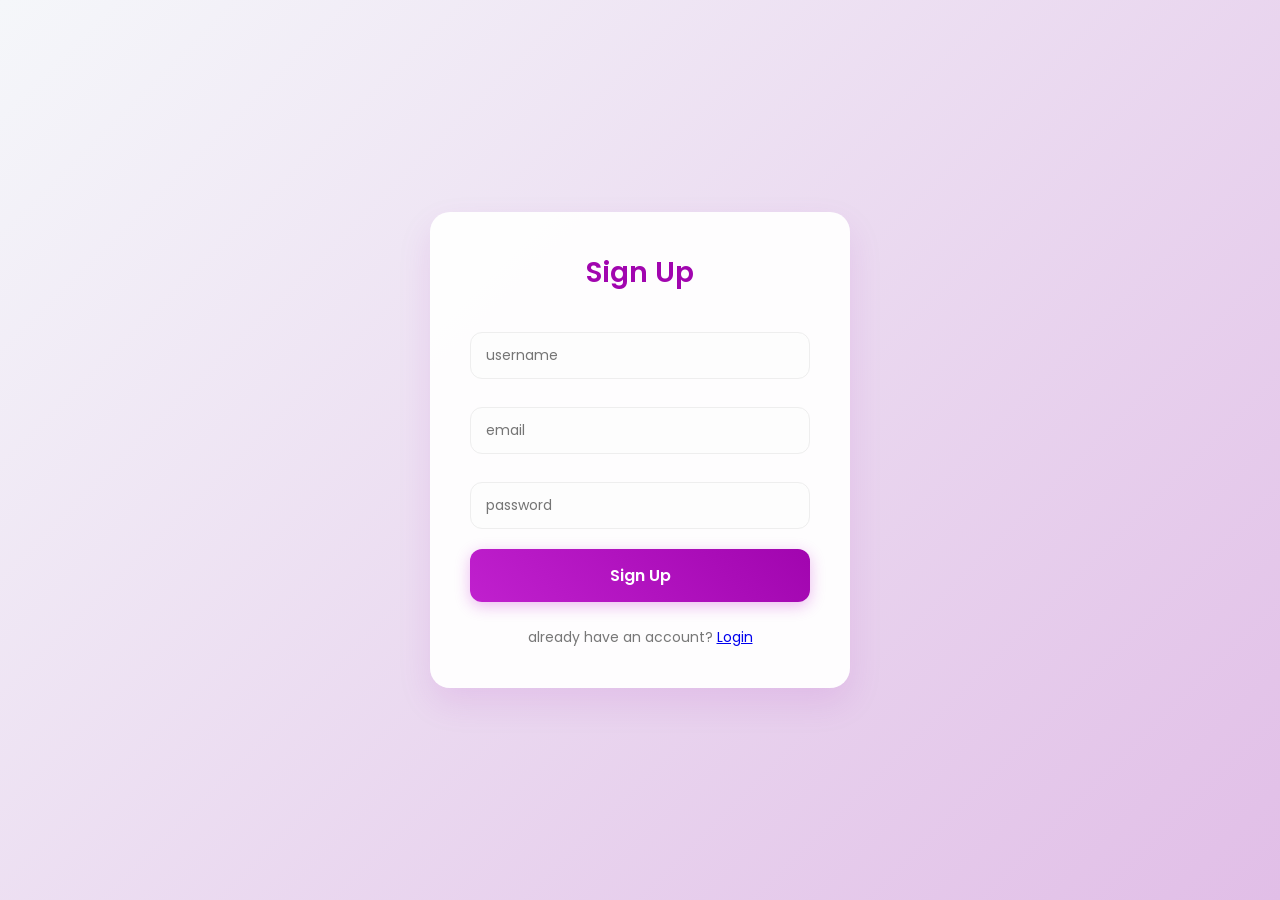
<file: index.html>
<!DOCTYPE html>
<html lang="en">
<head>
    <meta charset="UTF-8">
    <meta name="viewport" content="width=device-width, initial-scale=1.0">
    <title>Sign Up page</title>
    <link rel="stylesheet" href="style.css">
</head>
<body>
    <!-- Sign Up form -->
     <div class="signUp-container">
        <h2 class="header">Sign Up</h2>
        <form class="signUpForm" >

            
            <div class="user">
                <label for="username"></label>
                <input type="text" placeholder="username"
                 id="username" name="username" required>
            </div>

            <div class="email">
                <label for="email"></label>
                <input type="email" placeholder="email"
                 id="email" name="email" required>
            </div>

            <div class="pswd">
                <label for="password"></label>
                <input type="password" placeholder="password"
                 id="password" name="password" required>
                 
            </div>
            <div class="submit-container">
                <button
            class="submit" 
             type="submit">Sign Up</button>
            </div>

            <p class="loginPage">already have an account? <a href="login.html">Login</a></p>
        </form>
     </div>
     

     <script src="signUp.js"></script>
</body>
</html>
</file>
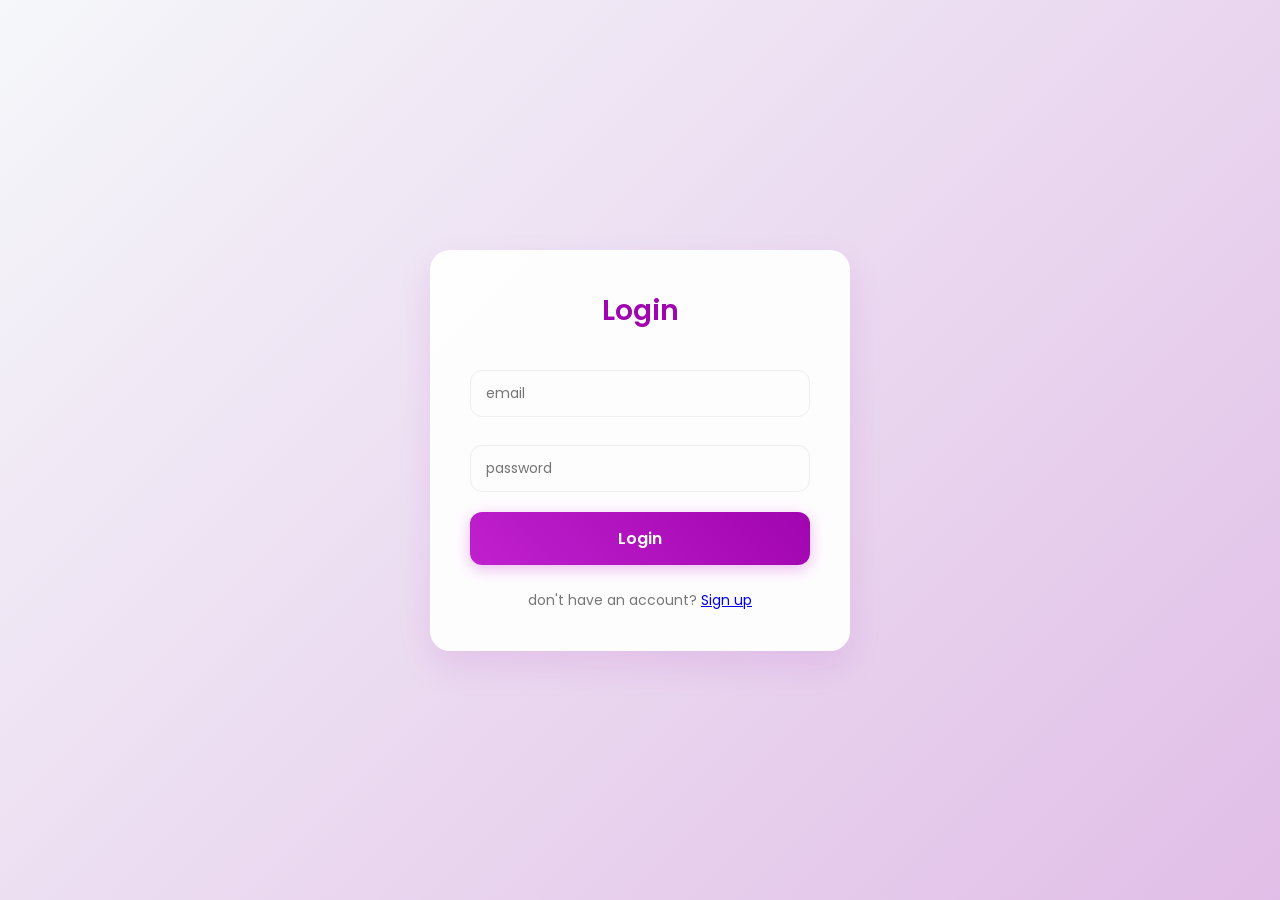
<file: login.html>
<!DOCTYPE html>
<html lang="en">
<head>
    <meta charset="UTF-8">
    <meta name="viewport" content="width=device-width, initial-scale=1.0">
    <title>Login Form</title>
    <link rel="stylesheet" href="style.css">
</head>
<body>
    <!-- login form -->
    <div class="login-container">
        <h2 class="header">Login</h2>
        <form class="loginForm">
            <div class="email">
                <label for="email"></label>
                <input type="email" placeholder="email"
                 id="email" name="email" required>
            </div>
            <div class="pswd">
                <label for="password"></label>
                <input type="password" placeholder="password"
                 id="password" name="password" required>
            </div>
            <div class="submit-container">
                <button
            class="submit" 
             type="submit">Login</button>
            </div>

            <p class="signPage">don't have an account? <a href="index.html">Sign up</a></p>
        </form>
    </div>

    <script src="login.js"></script>
</body>
</html>
</file>
<file: style.css>
@import url('https://fonts.googleapis.com/css2?family=Poppins:wght@300;400;600&display=swap');

* {
    margin: 0;
    padding: 0;
    box-sizing: border-box;
    font-family: 'Poppins', sans-serif;
}

body {
    background: linear-gradient(135deg, #f5f7fa 0%, #e1bee7 100%);
    height: 100vh;
    display: flex;
    align-items: center;
    justify-content: center;
}

/* Glassmorphism Effect Container */
.login-container, .signUp-container {
    width: 420px;
    padding: 40px;
    background: rgba(255, 255, 255, 0.95);
    border-radius: 20px;
    box-shadow: 0 15px 35px rgba(161, 5, 175, 0.1);
    transition: transform 0.3s ease;
}

h2 {
    text-align: center;
    font-weight: 600;
    font-size: 28px;
    color: #a105af;
    margin-bottom: 30px;
}

.user, .email, .pswd {
    margin-bottom: 20px;
    display: flex;
    flex-direction: column;
}

label {
    font-size: 14px;
    color: #666;
    margin-bottom: 8px;
    margin-left: 5px;
}

input {
    padding: 12px 15px;
    border: 1.5px solid #eee;
    border-radius: 12px;
    outline: none;
    background: #fdfdfd;
    transition: all 0.3s ease;
    font-size: 14px;
}

input:focus {
    border-color: #a105af;
    background: #fff;
    box-shadow: 0 0 8px rgba(161, 5, 175, 0.2);
}

.submit-container {
    margin-top: 10px;
}

.submit {
    width: 100%;
    padding: 14px;
    background: linear-gradient(45deg, #c020ce, #a105af);
    color: white;
    border: none;
    border-radius: 12px;
    font-size: 16px;
    font-weight: 600;
    cursor: pointer;
    transition: all 0.3s ease;
    box-shadow: 0 4px 15px rgba(192, 32, 206, 0.3);
}

.submit:hover {
    transform: translateY(-2px);
    box-shadow: 0 6px 20px rgba(192, 32, 206, 0.4);
    filter: brightness(1.1);
}

.submit:active {
    transform: scale(0.98);
}

.signPage, .loginPage {
    text-align: center;
    margin-top: 25px;
    font-size: 14px;
    color: #777;
}

.signPage span, .loginPage span {
    color: #a105af;
    font-weight: 600;
    cursor: pointer;
    text-decoration: none;
}

.signPage span:hover, .loginPage span:hover {
    text-decoration: underline;
}



#welcome-body{
    background: linear-gradient(135deg, #a1349a 0%, #640275 100%);
    height: 100vh;
    display: flex;
    align-items: center;
    justify-content: center;
}

.welcome-container {
    width: 600px;
    padding: 40px;
    background: rgba(255, 255, 255, 0.95);
    border-radius: 20px;
    box-shadow: 0 15px 35px rgba(161, 5, 175, 0.1);
    text-align: center;
}

.welcome-container h1 {
    font-size: 36px;
    color: #a105af;
    margin-bottom: 20px;
}

.welcome-container p {
    font-size: 18px;
    color: #555;
}



/* 📱 Responsive Design */
@media (max-width: 480px) {
    .login-container, .signUp-container {
        width: 90%;
        padding: 30px 20px;
    }
}
</file>
